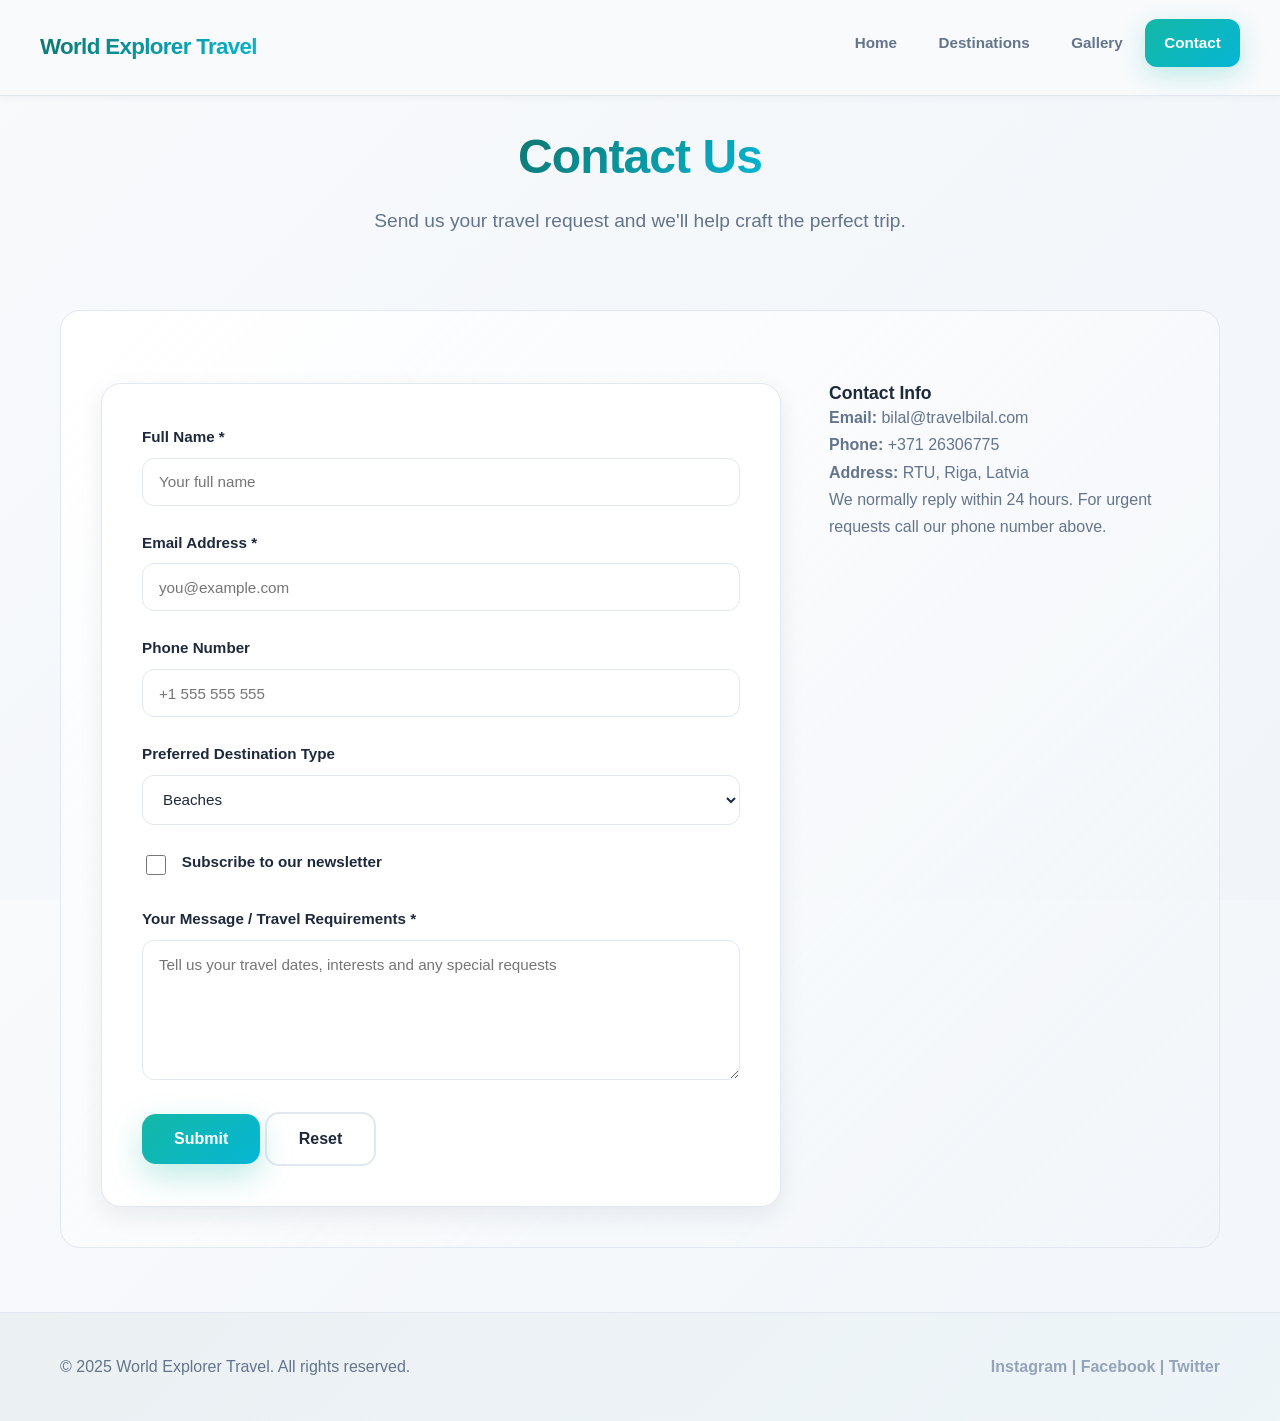
<file: contact.html>
<!doctype html>
<html lang="en">
<head>
  <meta charset="utf-8" />
  <meta name="viewport" content="width=device-width,initial-scale=1" />
  <title>World Explorer Travel — Contact</title>

  <link rel="preconnect" href="https://fonts.gstatic.com" crossorigin>
  <link href="https://fonts.googleapis.com/css2?family=Inter:wght@300;400;600;700&display=swap" rel="stylesheet">

  <link rel="stylesheet" href="style.css">
</head>
<body data-page="contact">
  <header class="site-header">
    <div class="container header-inner">
      <div class="brand">
        <a href="index.html" class="logo">World Explorer Travel</a>
      </div>

      <nav class="main-nav" aria-label="Main navigation">
        <ul>
          <li><a class="nav-link" href="index.html">Home</a></li>
          <li><a class="nav-link" href="destinations.html">Destinations</a></li>
          <li><a class="nav-link" href="gallery.html">Gallery</a></li>
          <li><a class="nav-link" href="contact.html">Contact</a></li>
        </ul>
      </nav>
    </div>
  </header>

  <main class="container">
    <section class="page-intro">
      <h1>Contact Us</h1>
      <p class="lead">Send us your travel request and we'll help craft the perfect trip.</p>
    </section>

    <section class="contact-section boxed">
      <div class="contact-grid">
        <form id="contact-form" class="contact-form" action="#" method="post" novalidate>
          <div class="form-row">
            <label for="fullName">Full Name *</label>
            <input id="fullName" name="fullName" type="text" required placeholder="Your full name" />
          </div>

          <div class="form-row">
            <label for="email">Email Address *</label>
            <input id="email" name="email" type="email" required placeholder="you@example.com" />
          </div>

          <div class="form-row">
            <label for="phone">Phone Number</label>
            <input id="phone" name="phone" type="text" placeholder="+1 555 555 555" />
          </div>

          <div class="form-row">
            <label for="destinationType">Preferred Destination Type</label>
            <select id="destinationType" name="destinationType">
              <option>Beaches</option>
              <option>City Break</option>
              <option>Mountains</option>
              <option>Cultural Tours</option>
            </select>
          </div>

          <div class="form-row checkbox-row">
            <input id="subscribe" name="subscribe" type="checkbox" />
            <label for="subscribe">Subscribe to our newsletter</label>
          </div>

          <div class="form-row">
            <label for="message">Your Message / Travel Requirements *</label>
            <textarea id="message" name="message" rows="5" required placeholder="Tell us your travel dates, interests and any special requests"></textarea>
          </div>

          <div class="form-actions">
            <button type="submit" class="btn btn-primary">Submit</button>
            <button type="reset" class="btn btn-ghost">Reset</button>
          </div>
        </form>

        <aside class="contact-info">
          <h3>Contact Info</h3>
          <p><strong>Email:</strong> bilal@travelbilal.com</p>
          <p><strong>Phone:</strong> +371 26306775</p>
          <p><strong>Address:</strong> RTU, Riga, Latvia</p>
          <p>We normally reply within 24 hours. For urgent requests call our phone number above.</p>
        </aside>
      </div>
    </section>
  </main>

  <footer class="site-footer">
    <div class="container footer-inner">
      <p>© 2025 World Explorer Travel. All rights reserved.</p>
      <p class="social">Instagram | Facebook | Twitter</p>
    </div>
  </footer>

  <script src="script.js"></script>
</body>
</html>
</file>
<file: style.css>
/* styles.css
   World Explorer Travel - Premium Elegant Design System
*/

/* ---------------------------
   Premium Color Variables
   --------------------------- */
:root{
  --primary: #0f766e;      /* Deep teal */
  --primary-light: #14b8a6; /* Bright teal */
  --primary-dark: #0d5c55;  /* Very dark teal */
  --accent: #06b6d4;        /* Cyan accent */
  
  --bg-light: #f8fafc;
  --bg-neutral: #f1f5f9;
  --text-dark: #1e293b;
  --text-muted: #64748b;
  --text-light: #94a3b8;
  
  --border-color: #e2e8f0;
  --container-width: 1200px;
  --card-radius: 20px;
  --transition: 350ms cubic-bezier(0.34, 1.56, 0.64, 1);
  
  --shadow-sm: 0 2px 8px rgba(30, 41, 59, 0.04);
  --shadow-md: 0 8px 24px rgba(30, 41, 59, 0.08);
  --shadow-lg: 0 20px 48px rgba(30, 41, 59, 0.12);
  --shadow-xl: 0 30px 64px rgba(30, 41, 59, 0.16);
}

* { 
  box-sizing: border-box;
}

html, body {
  height: 100%;
  margin: 0;
  font-family: -apple-system, BlinkMacSystemFont, "Segoe UI", "Roboto", "Oxygen", "Ubuntu", "Cantarell", "Fira Sans", "Droid Sans", "Helvetica Neue", sans-serif;
  background: linear-gradient(135deg, #f8fafc 0%, #f1f5f9 100%);
  color: var(--text-dark);
  line-height: 1.7;
  -webkit-font-smoothing: antialiased;
  -moz-osx-font-smoothing: grayscale;
  font-size: 16px;
}

/* Typography */
h1, h2, h3, h4, h5, h6 {
  margin: 0;
  font-weight: 700;
  line-height: 1.2;
}

h1 { font-size: 3.5rem; letter-spacing: -0.02em; }
h2 { font-size: 2.25rem; letter-spacing: -0.01em; margin-bottom: 0.5rem; }
h3 { font-size: 1.5rem; }
h4 { font-size: 1.25rem; }

p {
  color: var(--text-muted);
  margin: 0;
}

a {
  color: var(--primary-light);
  text-decoration: none;
  transition: color var(--transition);
}

a:hover {
  color: var(--accent);
}

/* Container */
.container {
  width: 100%;
  max-width: var(--container-width);
  margin: 0 auto;
  padding: 0 20px;
}

main {
  padding: 3rem 0;
}

/* Header / Navigation */
.site-header {
  background: rgba(248, 250, 252, 0.95);
  backdrop-filter: blur(20px);
  border-bottom: 1px solid var(--border-color);
  position: sticky;
  top: 0;
  z-index: 1000;
  box-shadow: var(--shadow-sm);
}

.header-inner {
  display: flex;
  align-items: center;
  justify-content: space-between;
  padding: 1.2rem 0;
  max-width: var(--container-width);
  margin: 0 auto;
  width: 100%;
}

.brand .logo {
  text-decoration: none;
  font-weight: 800;
  color: var(--primary-dark);
  font-size: 1.4rem;
  letter-spacing: -0.03em;
  background: linear-gradient(135deg, var(--primary) 0%, var(--accent) 100%);
  -webkit-background-clip: text;
  -webkit-text-fill-color: transparent;
  background-clip: text;
}

/* Navigation */
.main-nav ul {
  list-style: none;
  margin: 0;
  padding: 0;
  display: flex;
  gap: 0.2rem;
  align-items: center;
}

.main-nav .nav-link {
  display: inline-block;
  padding: 0.7rem 1.2rem;
  text-decoration: none;
  color: var(--text-muted);
  border-radius: 12px;
  transition: all var(--transition);
  font-weight: 600;
  font-size: 0.95rem;
  position: relative;
  overflow: hidden;
}

.main-nav .nav-link:before {
  content: '';
  position: absolute;
  bottom: 0;
  left: -100%;
  width: 100%;
  height: 3px;
  background: var(--primary-light);
  transition: left var(--transition);
}

.main-nav .nav-link:hover {
  color: var(--primary-dark);
}

.main-nav .nav-link:hover:before {
  left: 0;
}

.main-nav .nav-link.active {
  color: white;
  background: linear-gradient(135deg, var(--primary-light) 0%, var(--accent) 100%);
  box-shadow: 0 8px 24px rgba(20, 184, 166, 0.25);
}

.main-nav .nav-link.active:before {
  background: white;
  opacity: 0;
}

/* HERO Section */
.hero {
  height: 600px;
  background-image: linear-gradient(135deg, rgba(15, 118, 110, 0.3) 0%, rgba(6, 182, 212, 0.2) 100%), url('https://images.unsplash.com/photo-1501785888041-af3ef285b470?w=1800&q=80&auto=format&fit=crop');
  background-size: cover;
  background-position: center;
  background-attachment: fixed;
  display: flex;
  align-items: center;
  justify-content: center;
  border-radius: 24px;
  margin: 2rem auto;
  position: relative;
  overflow: hidden;
  box-shadow: var(--shadow-xl);
}

.hero:before {
  content: '';
  position: absolute;
  inset: 0;
  background: radial-gradient(circle at top right, rgba(255,255,255,0.1), transparent 50%);
  pointer-events: none;
}

.hero-overlay {
  width: 100%;
  height: 100%;
  background: linear-gradient(135deg, rgba(15, 76, 70, 0.4), rgba(6, 182, 212, 0.15));
  display: flex;
  align-items: center;
  justify-content: center;
  position: relative;
  z-index: 1;
}

.hero-content {
  color: white;
  padding: 4rem;
  max-width: 900px;
  text-align: center;
}

.hero h1 {
  margin-bottom: 1.2rem;
  font-size: 3.8rem;
  line-height: 1.15;
  font-weight: 800;
  letter-spacing: -0.03em;
  text-shadow: 0 4px 16px rgba(0,0,0,0.2);
}

.hero p {
  color: rgba(255,255,255,0.95);
  font-size: 1.2rem;
  line-height: 1.8;
  margin-bottom: 2rem;
  text-shadow: 0 2px 8px rgba(0,0,0,0.15);
}

/* Buttons */
.btn {
  display: inline-block;
  border: none;
  cursor: pointer;
  font-weight: 700;
  text-decoration: none;
  padding: 1rem 2rem;
  border-radius: 14px;
  transition: all var(--transition);
  position: relative;
  overflow: hidden;
  font-size: 1rem;
}

.btn:before {
  content: '';
  position: absolute;
  top: 50%;
  left: 50%;
  width: 0;
  height: 0;
  border-radius: 50%;
  background: rgba(255,255,255,0.3);
  transform: translate(-50%, -50%);
  transition: width 600ms, height 600ms;
}

.btn:hover:before {
  width: 300px;
  height: 300px;
}

.btn-primary {
  background: linear-gradient(135deg, var(--primary-light) 0%, var(--accent) 100%);
  color: white;
  box-shadow: 0 12px 32px rgba(20, 184, 166, 0.28);
  position: relative;
  z-index: 1;
}

.btn-primary:hover {
  transform: translateY(-4px);
  box-shadow: 0 20px 48px rgba(20, 184, 166, 0.38);
}

.btn-ghost {
  background: rgba(255, 255, 255, 0.95);
  border: 2px solid var(--border-color);
  color: var(--text-dark);
  font-weight: 600;
}

.btn-ghost:hover {
  background: white;
  border-color: var(--primary-light);
  color: var(--primary-light);
  box-shadow: var(--shadow-md);
}

/* Featured / Cards */
.featured .lead, .page-intro .lead{
  color:var(--text-muted);
  margin-top:0.25rem;
}

.cards-grid{
  display:grid;
  grid-template-columns: repeat(auto-fit, minmax(320px, 1fr));
  gap:2.5rem;
  margin-top:2.5rem;
}

.card{
  background:white;
  border-radius:var(--card-radius);
  overflow:hidden;
  box-shadow:var(--shadow-md);
  display:flex;
  flex-direction:column;
  transition: all var(--transition);
  border: 1px solid var(--border-color);
  cursor:pointer;
  position: relative;
}

.card:after {
  content: '';
  position: absolute;
  top: 0;
  left: 0;
  right: 0;
  height: 4px;
  background: linear-gradient(90deg, var(--primary-light), var(--accent));
  transform: scaleX(0);
  transform-origin: left;
  transition: transform var(--transition);
}

.card:hover {
  transform: translateY(-12px);
  box-shadow: var(--shadow-xl);
}

.card:hover:after {
  transform: scaleX(1);
}

.card figure{
  margin:0;
  position:relative;
  overflow: hidden;
  height: 220px;
}

.card img{
  width:100%;
  height: 100%;
  object-fit:cover;
  display:block;
  transition: transform var(--transition);
}

.card:hover img {
  transform: scale(1.08) rotate(1deg);
}

.card figcaption{
  position:absolute;
  bottom: 0;
  left: 0;
  right: 0;
  margin:0;
  background:linear-gradient(to top, rgba(0,0,0,0.7), transparent);
  color:white;
  padding:2rem 1rem 1rem;
  font-size:0.9rem;
  font-weight: 600;
  letter-spacing: 0.5px;
}

.card-body{
  padding:1.8rem;
  flex-grow: 1;
  display: flex;
  flex-direction: column;
}

.card h3{
  font-size: 1.3rem;
  margin-bottom: 0.8rem;
  color: var(--text-dark);
}

.card p {
  flex-grow: 1;
  margin-bottom: 0;
}

/* Why Us features */
.why-us .features-grid{
  display:grid;
  grid-template-columns: repeat(auto-fit, minmax(300px, 1fr));
  gap:2.5rem;
  margin-top:2.5rem;
}

.feature{
  background: linear-gradient(135deg, white 0%, rgba(241, 245, 249, 0.5) 100%);
  padding:2.5rem;
  border-radius:var(--card-radius);
  box-shadow:var(--shadow-md);
  border: 1px solid var(--border-color);
  transition: all var(--transition);
  position: relative;
  overflow: hidden;
}

.feature:before {
  content: '';
  position: absolute;
  top: 0;
  right: -50px;
  width: 100px;
  height: 100px;
  background: linear-gradient(135deg, var(--primary-light), var(--accent));
  border-radius: 50%;
  opacity: 0.05;
  transition: all var(--transition);
}

.feature:hover {
  transform: translateY(-8px);
  box-shadow: var(--shadow-lg);
  border-color: var(--primary-light);
}

.feature:hover:before {
  transform: translate(-20px, -20px);
}

.feature h3 {
  color: var(--text-dark);
  margin-bottom: 1rem;
  font-size: 1.2rem;
}

.feature p {
  font-size: 0.95rem;
  line-height: 1.8;
}

/* boxed / section helpers */
.boxed{
  background: linear-gradient(135deg, white 0%, rgba(241, 245, 249, 0.6) 100%);
  padding:2.5rem;
  border-radius:var(--card-radius);
  border: 1px solid var(--border-color);
  margin-top:2.5rem;
}

/* Gallery */
.gallery-section{
  text-align:center;
  padding:2rem 0;
}

.gallery-figure{
  max-width:1000px;
  margin:0 auto;
  border-radius:var(--card-radius);
  overflow:hidden;
  box-shadow:var(--shadow-xl);
  background:white;
  border: 1px solid var(--border-color);
  transition: all var(--transition);
}

.gallery-figure img{
  width:100%;
  max-height:600px;
  object-fit:cover;
  display:block;
  transition: transform var(--transition);
}

.gallery-figure:hover img {
  transform: scale(1.02);
}

.gallery-figure figcaption{
  padding:1.5rem 2rem;
  text-align:left;
  font-size:0.95rem;
  color:var(--text-muted);
  background: linear-gradient(135deg, white, rgba(241, 245, 249, 0.5));
  border-top: 1px solid var(--border-color);
}

/* Gallery controls */
.gallery-controls{
  display:flex;
  align-items:center;
  justify-content:center;
  gap:2rem;
  margin-top:2rem;
}

.gallery-controls button {
  background: white;
  border: 2px solid var(--border-color);
  width: 48px;
  height: 48px;
  border-radius: 12px;
  cursor: pointer;
  display: flex;
  align-items: center;
  justify-content: center;
  font-size: 1.2rem;
  transition: all var(--transition);
  color: var(--text-dark);
  font-weight: 700;
}

.gallery-controls button:hover {
  background: var(--primary-light);
  color: white;
  border-color: var(--primary-light);
  transform: scale(1.1);
}

.indicator{
  font-weight:600;
  color:var(--text-muted);
  font-size: 0.95rem;
}

/* Contact form layout */
.contact-grid{
  display:grid;
  grid-template-columns: 1fr 350px;
  gap:3rem;
  align-items:start;
  margin-top:2rem;
}

.contact-form {
  background: white;
  padding: 2.5rem;
  border-radius: var(--card-radius);
  box-shadow: var(--shadow-md);
  border: 1px solid var(--border-color);
}

.contact-form .form-row{
  margin-bottom:1.5rem;
}

.contact-form label{
  display:block;
  margin-bottom:0.5rem;
  font-weight:600;
  color:var(--text-dark);
  font-size:0.95rem;
}

.contact-form input[type="text"],
.contact-form input[type="email"],
.contact-form select,
.contact-form textarea{
  width:100%;
  padding:0.9rem 1rem;
  border-radius:12px;
  border:1px solid var(--border-color);
  font-size:0.95rem;
  color: var(--text-dark);
  transition: all var(--transition);
  background: white;
  font-family: inherit;
}

.contact-form input[type="text"]:focus,
.contact-form input[type="email"]:focus,
.contact-form select:focus,
.contact-form textarea:focus {
  outline: none;
  border-color: var(--primary-light);
  box-shadow: 0 0 0 3px rgba(20, 184, 166, 0.1);
  background: rgba(20, 184, 166, 0.02);
}

.contact-form textarea{
  min-height:140px;
  resize:vertical;
}

.checkbox-row{
  display:flex;
  align-items:center;
  gap:0.8rem;
}

.checkbox-row input[type="checkbox"] {
  width: 20px;
  height: 20px;
  cursor: pointer;
}

/* Footer */
.site-footer{
  margin-top:4rem;
  padding:2.5rem 0;
  background: linear-gradient(135deg, rgba(15, 76, 70, 0.05), rgba(6, 182, 212, 0.02));
  color:var(--text-muted);
  border-top:1px solid var(--border-color);
}

.footer-inner{
  display:flex;
  align-items:center;
  justify-content:space-between;
  gap:2rem;
  max-width: var(--container-width);
  margin: 0 auto;
  padding: 0 20px;
}

.footer-inner p {
  margin: 0;
}

.footer-inner .social {
  font-weight: 600;
  color: var(--text-light);
}

/* Utilities */
.lead{font-size:1.05rem}
h1{font-size:1.8rem; font-weight: 700}
h2{font-size:1.5rem; font-weight: 700}
h3{font-size:1.1rem; font-weight: 600}

section {
  padding: 3rem 0;
}

.featured h2,
.why-us h2,
.page-intro h1 {
  position: relative;
  display: inline-block;
  margin-bottom: 0.5rem;
}

.featured h2:after,
.why-us h2:after {
  content: '';
  position: absolute;
  bottom: -8px;
  left: 0;
  width: 60px;
  height: 4px;
  background: linear-gradient(90deg, var(--primary-light), var(--accent));
  border-radius: 2px;
}

.page-intro {
  text-align: center;
  padding: 2rem 0;
}

.page-intro h1 {
  font-size: 3rem;
  margin-bottom: 1rem;
  background: linear-gradient(135deg, var(--primary) 0%, var(--accent) 100%);
  -webkit-background-clip: text;
  -webkit-text-fill-color: transparent;
  background-clip: text;
}

.page-intro .lead {
  font-size: 1.2rem;
  margin-bottom: 0;
}

/* Responsive: smaller screens */
@media (max-width: 992px){
  .cards-grid{ gap: 1.5rem; }
  .features-grid{ gap: 1.5rem; }
  .contact-grid {
    grid-template-columns: 1fr;
    gap: 2rem;
  }
  .gallery-figure img{ max-height:420px; }
  .featured,
  .why-us {
    padding: 2.5rem;
  }
}

@media (max-width: 768px){
  .header-inner{ padding: 1rem 20px; }
  .main-nav ul{ gap:0.1rem; flex-wrap:wrap; }
  .main-nav .nav-link {
    padding: 0.6rem 0.8rem;
    font-size: 0.9rem;
  }
  .cards-grid{ grid-template-columns: 1fr; gap: 1.2rem; }
  .features-grid{ grid-template-columns: 1fr; gap: 1.2rem; }
  .hero{ height:450px; background-position: center 30%; border-radius: 16px; background-attachment: scroll; }
  .hero-content{ padding:2rem; text-align: center; }
  .hero h1{ font-size: 2.2rem; }
  .hero p { font-size: 1rem; }
  .container{ padding: 0 20px; width:100%; }
  h1{font-size:1.5rem}
  h2{font-size:1.25rem}
  .featured,
  .why-us {
    padding: 1.5rem;
    border-radius: 16px;
  }
  .gallery-figure img{ max-height:350px; }
  .footer-inner {
    flex-direction: column;
    text-align: center;
    gap: 1rem;
  }
  .gallery-controls {
    gap: 1rem;
  }
}

@media (max-width: 480px) {
  .hero {
    height: 350px;
    border-radius: 12px;
  }
  .hero h1 {
    font-size: 1.8rem;
  }
  .hero-content {
    padding: 1.5rem;
  }
  .btn {
    padding: 0.8rem 1.5rem;
    font-size: 0.9rem;
  }
  .header-inner {
    padding: 0.8rem 15px;
  }
  .main-nav .nav-link {
    padding: 0.5rem 0.6rem;
    font-size: 0.85rem;
  }
  h1 { font-size: 1.5rem; }
  h2 { font-size: 1.2rem; }
  .featured,
  .why-us {
    padding: 1rem;
  }
  .card-body {
    padding: 1.2rem;
  }
  .feature {
    padding: 1.5rem;
  }
}

/* small tweaks */
.btn:focus{ outline: 3px solid rgba(0,168,181,0.2); outline-offset:2px }

/* Animations */
@keyframes fadeInUp {
  from {
    opacity: 0;
    transform: translateY(30px);
  }
  to {
    opacity: 1;
    transform: translateY(0);
  }
}

.card,
.feature {
  animation: fadeInUp 600ms ease-out forwards;
}

.card:nth-child(2) { animation-delay: 100ms; }
.card:nth-child(3) { animation-delay: 200ms; }
.feature:nth-child(2) { animation-delay: 100ms; }
.feature:nth-child(3) { animation-delay: 200ms; }

/* Accessibility */
@media (prefers-reduced-motion: reduce) {
  * {
    animation-duration: 0.01ms !important;
    animation-iteration-count: 1 !important;
    transition-duration: 0.01ms !important;
  }
}

/* Scrollbar styling */
::-webkit-scrollbar {
  width: 10px;
}

::-webkit-scrollbar-track {
  background: var(--bg-light);
}

::-webkit-scrollbar-thumb {
  background: var(--primary-light);
  border-radius: 5px;
}

::-webkit-scrollbar-thumb:hover {
  background: var(--primary-dark);
}
</file>
